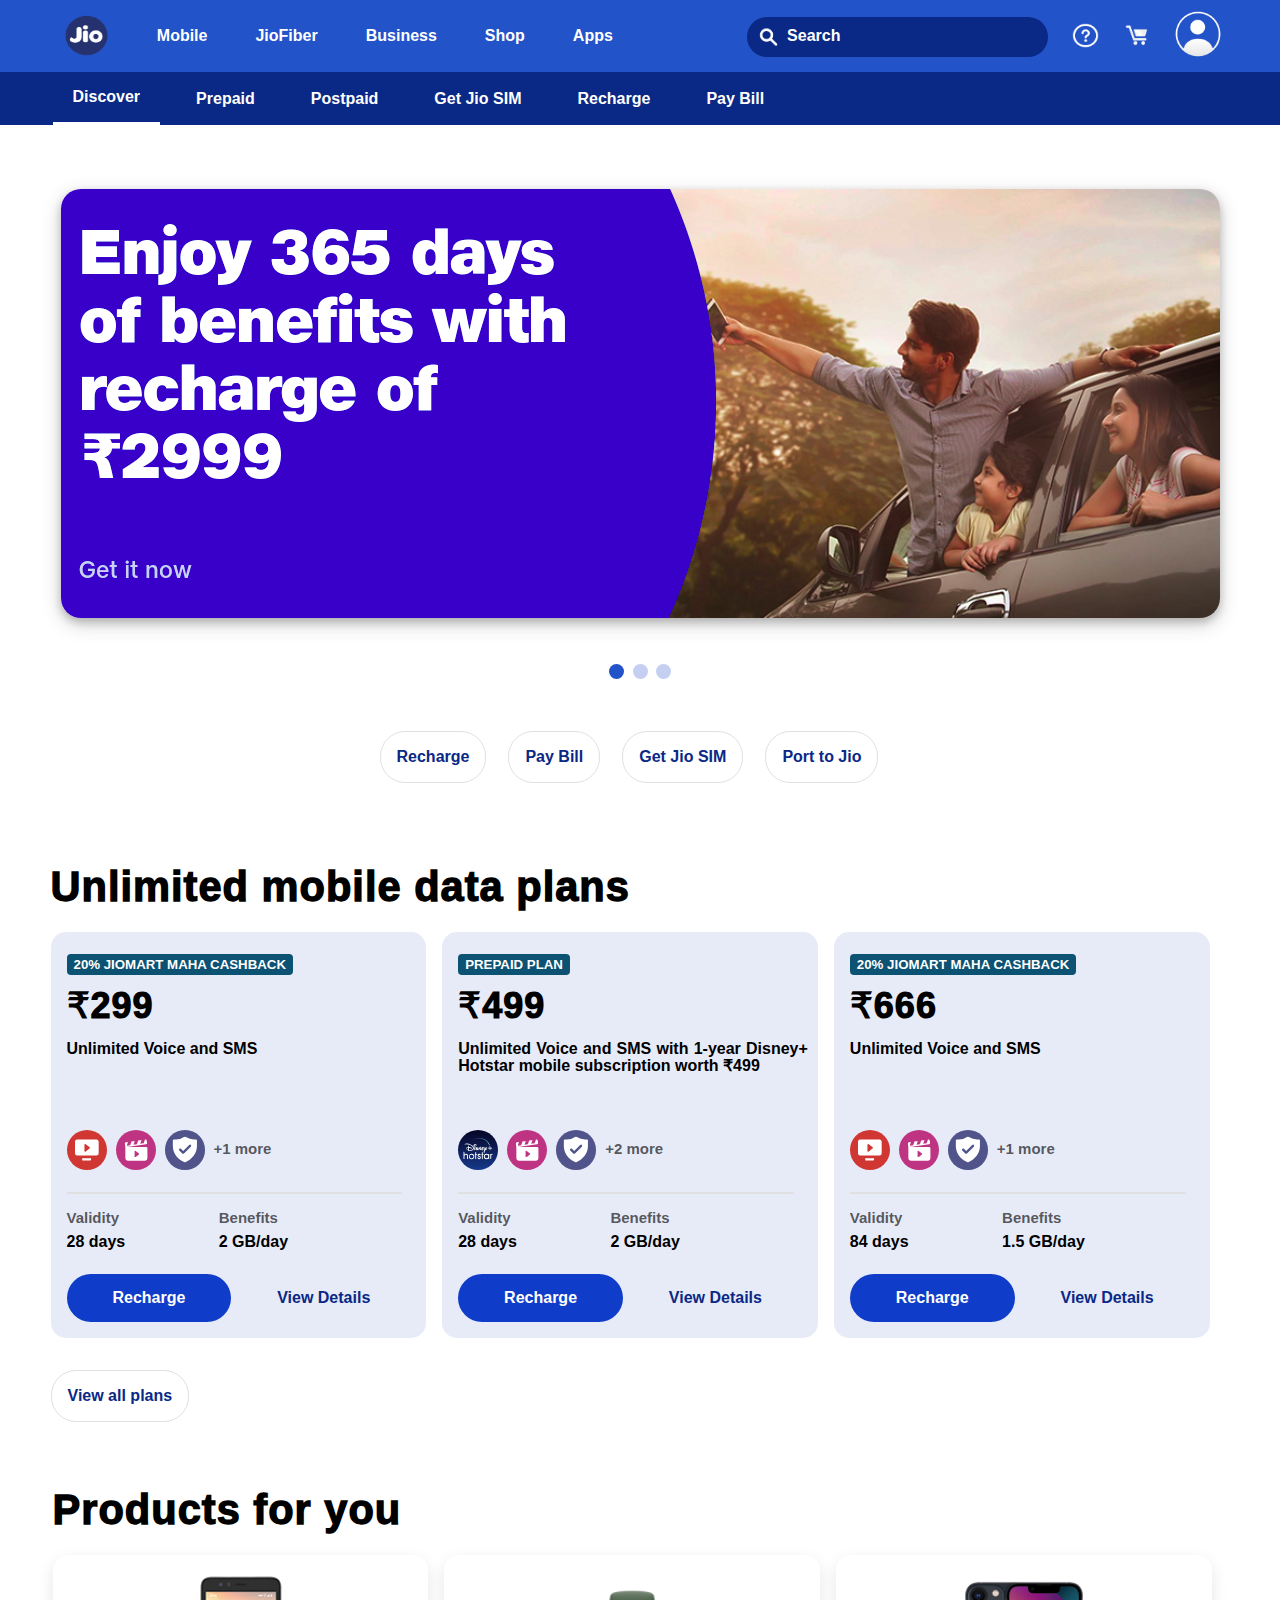
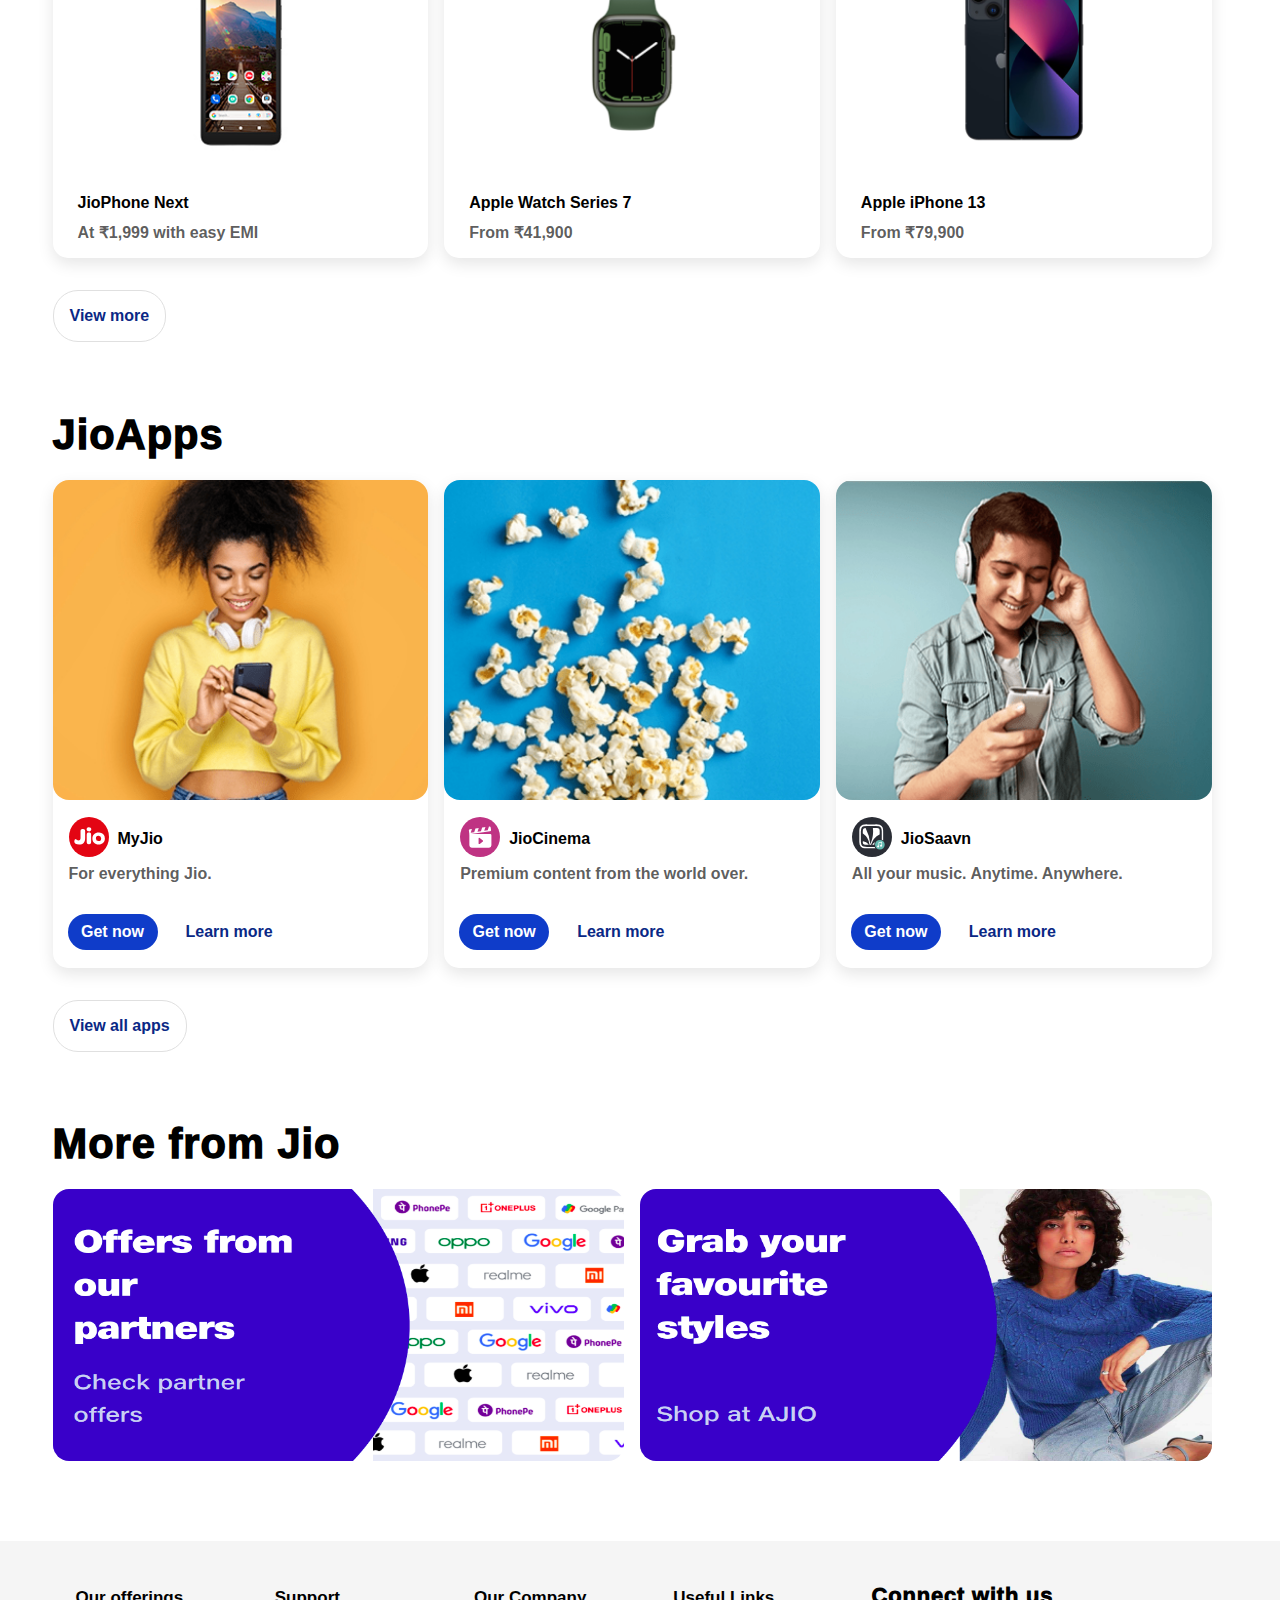
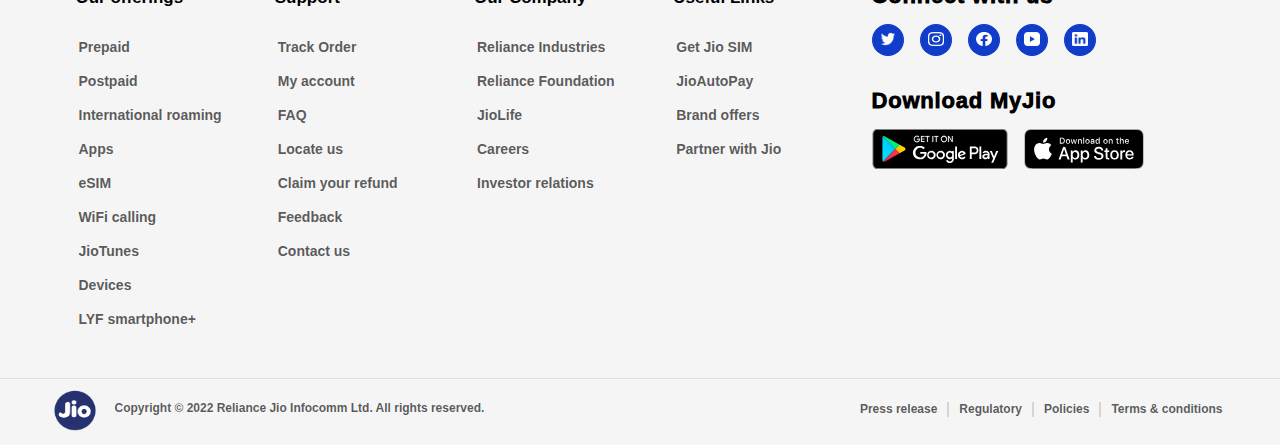
<file: index.html>
<!DOCTYPE html>
<html lang="en">
<head>
    <meta charset="UTF-8">
    <meta http-equiv="X-UA-Compatible" content="IE=edge">
    <meta name="viewport" content="width=device-width, initial-scale=1.0">
    <link rel="icon" type="image/x-icon" href="/images/favicon1.ico">
    <title>Jio - Best Prepaid & Postpaid Plans, JioFiber, Apps & More</title>
    <link rel="stylesheet" href="style.css">
    <link rel="stylesheet" href="media.css">
    <script src="jioProject.js" defer></script>
</head>

<body id="Body">

<!-- offCanvas Sidebar -->
<section id='offCanvasSection' class="offCanvas show">
    <div class="offCanvasContainer">
        <div class="offCanvasButtons">
            <button id='plusBtn1' class="plusBtn">Mobile <span>
                <div class="plusContainer">
                    <div class="plus">
                        <div class="plus1"></div>
                        <div id='plusChildBtn1' class="plus2"></div>
                    </div>
                    
                </div>
            </span></button>
                <div id="mobileCont1" class="mobileCont">
                    <div class="MobileContainer">
                        <a href="#discover">Discover</a>
                        <a href="#prepaid">Prepaid</a>
                        <a href="#postpaid">Postpaid</a>
                        <a href="#getjiosim">Get Jio SIM</a>
                        <a href="#recharge">Recharge</a>
                        <a href="#paybill">Pay Bill</a>
                    </div>
                </div>
            <button id='plusBtn2' class="plusBtn">JioFiber <span>
                <div class="plusContainer">
                    <div class="plus">
                        <div class="plus1"></div>
                        <div id='plusChildBtn2' class="plus2"></div>
                    </div>
                    
                </div>
            </span></button>
            <div id="mobileCont2" class="mobileCont">
                <div class="MobileContainer">
                    <a href="#discover">Discover</a>
                    <a href="#prepaid">Prepaid</a>
                    <a href="#postpaid">Postpaid</a>
                    <a href="#getjiofiber">Get JioFiber</a>
                    <a href="#recharge">Recharge</a>
                    <a href="#paybill">Pay Bill</a>
                    <a href="#services">Services</a>
                </div>
            </div>
            <button id='plusBtn3' class="plusBtn">Business <span>
                <div class="plusContainer">
                    <div class="plus">
                        <div class="plus1"></div>
                        <div id='plusChildBtn3' class="plus2"></div>
                    </div>
                </div>
            </span></button>
            <div id="mobileCont3" class="mobileCont">
                <div class="MobileContainer">
                    <a href="#discover">Discover</a>
                    <a href="#jiobusinessSolution">JioBusiness solution</a>
                    <a href="#services">Services</a>
                    <a href="#enquire">Enquire</a>
                    <a href="#resources">Resources</a>
                    <a href="#contactUs">Contact Us</a>
                </div>
            </div>
            <button id='plusBtn4' class="plusBtn">Shop <span>
                <div class="plusContainer">
                    <div class="plus">
                        <div class="plus1"></div>
                        <div id='plusChildBtn4' class="plus2"></div>
                    </div>
                    
                </div>
            </span></button>
            <div id="mobileCont4" class="mobileCont">
                <div class="MobileContainer">
                    <a href="#smartphone">Smartphone</a>
                    <a href="#smartDevices">Smart Devices</a>
                    <a href="#acessories">Acessories</a>
                </div>
            </div>
            <button class="plusBtn">Apps</button>
            <button class="plusBtn">Support</button>
        </div>
        
        
    </div>
</section>

<section id='navigationBar' class="sticky hideXScroll">
        <div id='menuBarId' class="menuBar">
            <div class="menuContainer">
                <div class="menuBarLeft">
                    <button id='hamburgerBtn' class='hamburger show'>
                        <div id='ham1'></div>
                        <div id='ham2'></div>
                        <div id='ham3'></div>
                    </button>
                    <img class="jioLogo" src="images/jioLogo.png" alt="jioLogo">
                    <a class='hide' href="#mobile">Mobile</a>
                    <a class='hide' href="#jiofiber">JioFiber</a>
                    <a class='hide' href="#business">Business</a>
                    <a class='hide' href="#shop">Shop</a>
                    <a class='hide' href="#apps">Apps</a> 
                </div>
                <div class="menuBarRight">
                    <form>
                        <input type="text" name="search" placeholder="Search">
                    </form>
                    <a class="hide" href="#question"><img class="questCartIcon" src="images/question_icon.png" alt="question_icon"></a>
                    <a class="hide" href="#cart"><img class="questCartIcon" src="images/cart.png" alt="cart_icon"></a>
                    <a href="#user"><img id="userIcon" src="images/user_icons.png" alt="user_icon"></a>
                </div>        
            </div>  
        </div>
        <div class="navigation hide">
            <div class="navContainer">
                <div class="navMenu">
                    <a href="#discover" class="activeBottomBorder">Discover</a>
                    <a href="#prepaid">Prepaid</a>
                    <a href="#postpaid">Postpaid</a>
                    <a href="#getJioSim">Get Jio SIM</a>
                    <a href="#recharge">Recharge</a>
                    <a href="#payBill">Pay Bill</a>
                </div>      
            </div>
        </div>
</section>

<!-- Slideshow container -->
<section id="slideShow">
    <div class="slideshowContainer">

        <div class="mySlides fade">
            <img class='hideImg' src="images/365days.png" style="width:100%" alt="republic">
            <img class='hideRespImg showRespImg' src="images/365_resp.png" style="width:100%" alt="republic">
        </div>
    
        <div class="mySlides fade">
            <img class='hideImg' src="images/jiophoneNext.png" style="width:100%" alt="jiophone">
            <img class='hideRespImg showRespImg' src="images/jiophone_resp.png" style="width:100%" alt="jiophone">
        </div>
    
        <div class="mySlides fade">
            <img class='hideImg' src="images/cashback.png" style="width:100%" alt="cashback">
            <img class='hideRespImg showRespImg' src="images/cashback_resp.png" style="width:100%" alt="cashback">
        </div>
    </div>
</section>


<br>
<!-- The dots/circles -->
<div style="text-align: center;">
    <span class="dot" onclick="currentSlide(1)"></span>
    <span class="dot" onclick="currentSlide(2)"></span>
    <span class="dot" onclick="currentSlide(3)"></span>   
</div>

<div class="serviceButtons">
    <div class="serviceContainer">
        <button class='serviceBtn'>Recharge</button>
        <button class='serviceBtn'>Pay Bill</button>
        <button class='serviceBtn'>Get Jio SIM</button>
        <button class='serviceBtn'>Port to Jio</button>
    </div>
</div>


<!-- mobile data plans container -->
<section class="Plans">
    <div class="plansContainer">
        <div class="PlansContent">
            <h3 id='plansContainerHeading'>Unlimited mobile data plans</h3>
            <div class="planCardContainer">
                <div class="planCard">
                    <div class="detailsContainer">
                        <h5 class="planName planNameChange">20% JIOMART MAHA CASHBACK</h5>
                        <h1 class="rupee"><span>&#8377</span>299</h1>
                        <h3 class="textFormat">Unlimited Voice and SMS</h3>
                        <div class="apps">
                            <img src="images/jiotv-n.svg" alt="jioTvApp">
                            <img src="images/jiocinema-n.svg" alt="jioCinemaApp">
                            <img src="images/jiosecurity-n.svg" alt="jioSecureApp">
                            <span>+1 more</span>
                        </div>
                        <div class="lineBorder"> 
                        </div>
                        <div class="validityBenefits">
                            <div class="validity">
                                <h3 id='val'>Validity</h3>
                                <h3 id='day'>28 days</h3>
                            </div>
                            <div class="benefits">
                                <h3 id='ben'>Benefits</h3>
                                <h3 id='perDay'>2 GB/day</h3>
                            </div>
                        </div>
                        <div class="planBtnContainer">
                            <button>Recharge</button>
                            <a href="#viewDetails">View Details</a>
                        </div>
                    </div>
                </div>
                <div class="planCard">
                    <div class="detailsContainer paddingTop">
                        <h5 class="planName">PREPAID PLAN</h5>
                        <h1 class="rupee"><span>&#8377</span>499</h1>
                        <h3 class="textFormat">Unlimited Voice and SMS with 1-year Disney+ Hotstar mobile subscription worth ₹499</h3>
                        <div class="apps">
                            <img src="images/ic_dph-n.svg" alt="jioTvApp">
                            <img src="images/jiocinema-n.svg" alt="jioCinemaApp">
                            <img src="images/jiosecurity-n.svg" alt="jioSecureApp">
                            <span>+2 more</span>
                        </div>
                        <div class="lineBorder"> 
                        </div>
                        <div class="validityBenefits">
                            <div class="validity">
                                <h3 id='val'>Validity</h3>
                                <h3 id='day'>28 days</h3>
                            </div>
                            <div class="benefits">
                                <h3 id='ben'>Benefits</h3>
                                <h3 id='perDay'>2 GB/day</h3>
                            </div>
                        </div>
                        <div class="planBtnContainer">
                            <button>Recharge</button>
                            <a href="#viewDetails">View Details</a>
                        </div>
                    </div>
                </div>
                <div class="planCard">
                    <div class="detailsContainer">
                        <h5 class="planName planNameChange">20% JIOMART MAHA CASHBACK</h5>
                        <h1 class="rupee"><span>&#8377</span>666</h1>
                        <h3 class="textFormat">Unlimited Voice and SMS</h3>
                        <div class="apps">
                            <img src="images/jiotv-n.svg" alt="jioTvApp">
                            <img src="images/jiocinema-n.svg" alt="jioCinemaApp">
                            <img src="images/jiosecurity-n.svg" alt="jioSecureApp">
                            <span>+1 more</span>
                        </div>
                        <div class="lineBorder"> 
                        </div>
                        <div class="validityBenefits">
                            <div class="validity">
                                <h3 id='val'>Validity</h3>
                                <h3 id='day'>84 days</h3>
                            </div>
                            <div class="benefits">
                                <h3 id='ben'>Benefits</h3>
                                <h3 id='perDay'>1.5 GB/day</h3>
                            </div>
                        </div>
                        <div class="planBtnContainer">
                            <button>Recharge</button>
                            <a href="#viewDetails">View Details</a>
                        </div>
                    </div>
                </div>  
            </div>
            <div class="viewAllPlan">
                <button class="serviceBtn">View all plans</button>
            </div> 
        </div>
    </div> 
</section> 
    
    
    <!-- Products for You -->
    <div class="Product">
        <div class="productContainer">
            <h3 id='productContainerHeading'>Products for you</h3>
            <div class="productCardContainer">
                <div class="productCard productCard1Change">
                    <img src="images/jiophone-next-n.png" alt="jioPhoneBuy">  
                    <div class="imageContent">
                        <h6 class="jioPhoneLabel">JioPhone Next</h6>
                        <h3 id="emi">At ₹1,999 with easy EMI</h3>
                    </div>
                </div>
                <div class="productCard productCard2Change">
                    <img src="images/watch-series-7-homepage (1).png" alt="appleWatch">
                    <div class="imageContent">
                        <h6 class="jioPhoneLabel">Apple Watch Series 7</h6>
                        <h3 id="emi">From ₹41,900</h3>
                    </div>
                    
                </div>
                <div class="productCard productCard3Change">
                    <img src="images/MicrosoftTeams-image (3).png" alt="iphone"> 
                    <div class="imageContent">
                        <h6 class="jioPhoneLabel">Apple iPhone 13</h6>
                        <h3 id="emi">From ₹79,900</h3> 
                    </div>
                </div>  
            </div>
            <div>
                <button class="serviceBtn serviceBtnChange">View more</button>
            </div> 
        </div>
    </div>



<!-- info about jioApps -->
<div class="jioApps">
    <div class="productContainer JioAppsContainer">
        <h3 id='productContainerHeading'>JioApps</h3>
        <div class="productCardContainer">
            <div class="productCard jioAppsCardHeight">
            <img src="images/girlwatchingphone.png" alt="jioPhoneBuy">  
            <div class="imageContent">
                <div class="MyJioLogo">
                  <img src="images/myjio-n.svg" alt="myJioLogo"> 
                  <h1 class="jioPhoneLabel myJioLabel">MyJio</h1> 
                </div>
                <h3 id="myJioLabelDetails">For everything Jio.</h3>
                <div class="appBtn">
                        <button>Get now</button>
                        <a href="#learnMore">Learn more</a>
                </div>
    
            </div>
            </div>
            <div class="productCard jioAppsCardHeight">
                <img src="images/popcorn.png" alt="appleWatch">
                <div class="imageContent">
                    <div class="MyJioLogo">
                        <img src="images/jiocinema-n.svg" alt="myJioLogo"> 
                        <h1 class="jioPhoneLabel myJioLabel">JioCinema</h1> 
                      </div>
                      <h3 id="myJioLabelDetails">Premium content from the world over.</h3>
                      <div class="appBtn">
                              <button>Get now</button>
                              <a href="#learnMore">Learn more</a>
                      </div>
                </div>   
            </div>
            <div class="productCard jioAppsCardHeight">
                <img src="images/jiosaavn-app-min.png" alt="iphone"> 
                <div class="imageContent">
                    <div class="MyJioLogo">
                      <img src="images/jiosaavn-n.svg" alt="myJioLogo"> 
                      <h1 class="jioPhoneLabel myJioLabel">JioSaavn</h1> 
                    </div>
                    <h3 id="myJioLabelDetails">All your music. Anytime. Anywhere.</h3>
                    <div class="appBtn">
                            <button>Get now</button>
                            <a href="#learnMore">Learn more</a>
                    </div>
                </div>
            </div>  
        </div>
        <div>
            <button class="serviceBtn serviceBtnChange">View all apps</button>
        </div> 
    </div>
</div>


<!-- More from Jio -->
<div class="MoreJio">
    <div class="productContainer JioAppsContainer moreFromJioConatiner">
        <h3 id='productContainerHeading'>More from Jio</h3>
        <div class="productCardContainer">
            <div class="productCard moreAppPartnerImage">
                <img src="images/partnersImage.png" alt="partners">
            </div>
            <div class="productCard moreAppStyleImage">
                <img src="images/style.png" alt="styleImage">
            </div>
            
        </div>
    </div>
</div>


<!-- contact container -->
<div class="contactContainer">
    <div class="contactDetailsContainer contactDetailsContainerChange">
        <div class="lists hide">
            <h1>Our offerings</h1>
            <a href="#prepaidService">Prepaid</a>
            <a href="#postpaidService">Postpaid</a>
            <a href="#roamingService">International roaming</a>
            <a href="#appsService">Apps</a>
            <a href="#esimService">eSIM</a>
            <a href="#wificallingService">WiFi calling</a>
            <a href="#jioTunesService">JioTunes</a>
            <a href="#DevicesService">Devices</a>
            <a href="#lyfService">LYF smartphone+</a>
        </div>
        <div class="lists hide">
            <h1>Support</h1>
            <a href="#trackOrderService">Track Order</a>
            <a href="#myAccountService">My account</a>
            <a href="#faqService">FAQ</a>
            <a href="#locateUsService">Locate us</a>
            <a href="#refundService">Claim your refund</a>
            <a href="#feedbackService">Feedback</a>
            <a href="#contactUsService">Contact us</a>
        </div>
        <div class="lists hide">
            <h1>Our Company</h1>
            <a href="#industriesService">Reliance Industries</a>
            <a href="#foundationService">Reliance Foundation</a>
            <a href="#jioLifeService">JioLife</a>
            <a href="#CareersService">Careers</a>
            <a href="#investorsService">Investor relations</a>
        </div>
        <div class="lists hide">
            <h1>Useful Links</h1>
            <a href="#getSimService">Get Jio SIM</a>
            <a href="#jioPayService">JioAutoPay</a>
            <a href="#brandOffersService">Brand offers</a>
            <a href="#partnersJioService">Partner with Jio</a>
        </div>

        <div class="listsChange show">
            <div class="offCanvasButtons offCanvasButtonsChange">
                <button id='plusBtn5' class="plusBtn plusBtnChange">Our offerings<span>
                    <div class="plusContainer">
                        <div class="plus">
                            <div class="plus1"></div>
                            <div id='plusChildBtn5' class="plus2"></div>
                        </div>
                    </div>
                </span></button>
                <div id="offerings" class="listAllContainers">
                    <div class="listContainer">
                        <a href="#prepaidService">Prepaid</a>
                        <a href="#postpaidService">Postpaid</a>
                        <a href="#roamingService">International roaming</a>
                        <a href="#appsService">Apps</a>
                        <a href="#esimService">eSIM</a>
                        <a href="#wificallingService">WiFi calling</a>
                        <a href="#jioTunesService">JioTunes</a>
                        <a href="#DevicesService">Devices</a>
                        <a href="#lyfService">LYF smartphone+</a>
                    </div>
                </div>
                <button id='plusBtn6' class="plusBtn plusBtnChange">Support<span>
                    <div class="plusContainer">
                        <div class="plus">
                            <div class="plus1"></div>
                            <div id='plusChildBtn6' class="plus2"></div>
                        </div>
                    </div>
                </span></button>
                <div id="support" class="listAllContainers">
                    <div class="listContainer">
                        <a href="#trackOrderService">Track Order</a>
                        <a href="#myAccountService">My account</a>
                        <a href="#faqService">FAQ</a>
                        <a href="#locateUsService">Locate us</a>
                        <a href="#refundService">Claim your refund</a>
                        <a href="#feedbackService">Feedback</a>
                        <a href="#contactUsService">Contact us</a>
                    </div>
                </div>
                <button id='plusBtn7' class="plusBtn plusBtnChange">Our Company<span>
                    <div class="plusContainer">
                        <div class="plus">
                            <div class="plus1"></div>
                            <div id='plusChildBtn7' class="plus2"></div>
                        </div>
                    </div>
                </span></button>
                <div id="ourCompany" class="listAllContainers">
                    <div class="listContainer">
                        <a href="#industriesService">Reliance Industries</a>
                        <a href="#foundationService">Reliance Foundation</a>
                        <a href="#jioLifeService">JioLife</a>
                        <a href="#CareersService">Careers</a>
                        <a href="#investorsService">Investor relations</a>
                    </div>
                </div>
                <button id='plusBtn8' class="plusBtn plusBtnChange">Useful links<span>
                    <div class="plusContainer">
                        <div class="plus">
                            <div class="plus1"></div>
                            <div id='plusChildBtn8' class="plus2"></div>
                        </div>
                    </div>
                </span></button>
                <div id="usefulLinks" class="listAllContainers">
                    <div class="listContainer">
                        <a href="#getSimService">Get Jio SIM</a>
                        <a href="#jioPayService">JioAutoPay</a>
                        <a href="#brandOffersService">Brand offers</a>
                        <a href="#partnersJioService">Partner with Jio</a>
                    </div>
                </div>
            </div>
        </div>

        <div class="connectContainer connectContainerChange">
            <h1>Connect with us</h1>
            <div class="socialMedia">
                <div class="blueCircle">
                   <img src="images/twitter logo.png" " alt=""> 
                </div>
                <div class="blueCircle">
                    <img src="images/logo-instagram-png-41284.png" alt="">
                </div>                    
                <div class="blueCircle">
                   <img src="images/facebookLogo.png" alt=""> 
                </div>
                <div class="blueCircle">
                    <img src="images/youtubeLogo.png" alt="">
                </div>
                <div class="blueCircle">
                    <img src="images/linkinlogo.png" alt="">
                </div>
            </div>
            <h1>Download MyJio</h1>
            <div class="appStore">
                <img src="images/G-Play.svg" alt="playstoreImg">
                <img src="images/AppStore.svg" alt="appstoreImg">
            </div>
        </div>
    </div>
</div>

<!-- footer container -->

<section class="footerContainer">
    <div class="footerCenter">
        <div class="footerContent">
            <div class="footerLeft">
                <img class="jioLogo" src="images/jioLogo.png" alt="jioLogo">
                <h1>Copyright © 2022 Reliance Jio Infocomm Ltd. All rights reserved.</h1>
            </div>
            <div class="footerRight">
                <a href="#pressRelease">Press release</a>
                <div class="verticalLine"></div>
                <a href="#regulatory">Regulatory</a>
                <div class="verticalLine"></div>
                <a href="#policies">Policies</a>
                <div class="verticalLine"></div>
                <a href="#TermsConditions">Terms & conditions</a>
            </div>
        </div>
    </div>
</section>
</body>
</html>
</file>
<file: style.css>
* {
    box-sizing: border-box;
}
  
/* Style the body */
body {
    font-family: 'Arial';
    margin: 0;   
}

.sticky{
    overflow-x: hidden;
    position: -webkit-sticky;
    position: sticky;
    top: 0;
    z-index: 10;
    transition: top 0.3s;
}

.menuBar{
    background-color: #2253C9;
    height: 4.5em;
    width: 100%;
    display: flex;
    justify-content: center;
    align-items: center;

}

.menuContainer {
    display: flex;
    flex-direction: row;
    justify-content: space-between;
    width: 1175px;
    height: 4.5em;
    margin: 0px 58px;
}



.menuBarLeft {
    width: 35em;
    display: flex;
    justify-content: left;
    align-self: center;
    margin-right: 14px;
    margin-left: 6px;
}

.hamburger{
    text-decoration: none;
    background-color: transparent;
    border: none;
    border-radius: 50%;
    position: relative;
    width: 44px;
    padding: 13px 13px 8px 13px;
    display: none;
    cursor: pointer;
    transition: background-color 0.2s ease-in-out;
}

.hamburger div{
    position: relative;
    width: 18px;
    margin-bottom: 4px;
    border-bottom: 2px solid white;
    transition: transform 0.2s ease-in-out;
}

.jioLogo {
    width: 2.8em;
    height: 2.8em;
}

.menuBarLeft a {
    align-self: center;
    margin-left: 3rem;
    text-decoration: none;
    color: white;
    font-weight: 700;
}

.menuBarLeft a:hover {
    color: #becefb;
}

.menuBarRight {
    width: 100%;
    display: flex;
    flex-direction: row;
    justify-content: right;
    align-self: center;
}

.menuBarRight form{
    width: 50.5%;
}

.menuBarRight input[type=text] {
    background-color: #0a2885;
    color: white;
    border: none;
    border-radius: 2em;
    font-weight: 500;
    padding: 10px 0px 10px 0px;
    width: 100%;
    min-width: 200px;
    height: 3em;
    background-image: url(images/searchIcons.png);
    background-position: 6px 10px;
    background-repeat: no-repeat;
    background-size: 31px 20px;
    padding-left: 3em;
    outline: none;
    margin-top: 0.5em;
}

.menuBarRight input[type=text]:hover{
    background-color: #061951;
}    

::placeholder{
    color: white;
    font-size: 1.2em;
    font-weight: 700;
}

.menuBarRight a{
    margin-left: 1.5em;
}

.questCartIcon  {
    width: 1.7em;
    height: 1.6em;
    margin-top: 0.8em;
    
}

#userIcon {
    width: 3em;
    height: 3em;
}

.menuBarRight a img:hover {
    background-color: #0a2885;
    background-size: 200px 200px;
    border-radius: 48%;
}

.navigation{
    height: 3.3em;
    background-color: #0a2885;
    margin-bottom: 4em;
}

.navContainer{ 
    padding: 0px 48px;
}

.navMenu{
    width: 1175px;
    display: flex;
    justify-content: left;
    align-items: center;
    margin: auto;
}

.navMenu a {
    height: 100%;
    color: white;
    padding: 16px 20px;
    text-decoration: none;
    text-align: center;
    font-weight: 700;
    margin-right: 1em;
}

.activeBottomBorder{
    color: #becefb;
    border-bottom-style: solid ;
    border-color: white;
    border-width: 3px;    
}

.navMenu a:hover:not(.active){
    color: #becefb;
    border-bottom-style: solid ;
    border-color: white;
}

/* offCanvas Sidebar */

.offCanvas{
    position: fixed;
    top: 72px;
    width: 0px;
    height: 100%;
    background-color: white;
    z-index: 10;
    opacity: 0;
    transition: width 0.4s, opacity 0.5s;
    display: none;
}

.offCanvasContainer{
    position: absolute;
    margin-top: 6px;
    top: 10px;
    height: 90vh;
    overflow-y: auto;
    width: 100%;
    background-color: white;
}

.offCanvasButtons{
    display: flex;
    flex-direction: column;
    justify-content: center;
    align-items: center;
}

.plusBtn{
    border: none;
    display: flex;
    flex-direction: row;
    justify-content: space-between;
    align-items: center;
    background-color: transparent;
    width: 370px;
    height: 50px;
    margin: 8px 0px;
    text-align: left;
    font-size: 16px;
    font-weight: bold;
    border-bottom: 1.5px solid #e0e0e0;  
    padding: 0px 0px 4px 0px;
    cursor: pointer;
}

/* .offCanvasButtons */

.plusContainer{
    width: 46px;
    height: 46px;
    border-radius: 50%;
}

.plusContainer:hover{
    background-color: #e7ebf8;
}

.plus{
    position: relative;
    top: 14px;
    left: 14px;
    width: 18px;
    height: 18px;
    
}

.plus1{
    position: absolute;
    top: 7px;
    width: 18px;
    border-bottom: 2px solid #0A2885;
}

.plus2{
    position: absolute;
    top: 7px;
    transform: rotate(90deg);
    width: 18px;
    border-bottom: 2px solid #0A2885;
}

.mobileCont{
    width: 370px;
    height: 0px;
    overflow-y: hidden;
    position: relative;
    z-index: 1;
    transition: height 0.5s;
}

.MobileContainer{
    display: flex;
    flex-direction: column;
}

.MobileContainer a{
    width: 100%;
    color:  #000000;
    text-decoration: none;
    height: 50px;
    text-align: left;
    font-size: 16px;
    font-weight: bold;
    margin: 4px 0px;
    padding: 16px 0px 0px 12px;
    cursor: pointer;
}

/* Slideshow container */

.slideShow{
    margin-top: 0px;
}

.slideshowContainer{
    display: flex;
    justify-content: center;
    align-items: center;
    max-width: 1275px;
    padding: 0px 48px;
    margin: auto;
    position: relative;
    margin-bottom: 1.5em;
}


/* Hide the images by default */
.mySlides{
    display: none;
}

.hideRespImg{
    display: none;
}

.mySlides img{
    border-radius: 20px;
    box-shadow: 0 4px 8px 0 rgba(0, 0, 0, 0.2), 0 6px 20px 0 rgba(0, 0, 0, 0.19);
}

.dot{
    cursor: pointer;
    height: 15px;
    width: 15px;
    margin: 0px 2px;
    background-color: #C4CFF2;
    border-radius: 50%;
    display: inline-block;
    transition: background-color 0.6s ease;
}

.active, .dot:hover {
    background-color: #2253C9;
}

/* Fading animation */
.fade {
    -webkit-animation-name: fade;
    -webkit-animation-duration: 1.2s;
    animation-name: fade;
    animation-duration: 1.2s;
}
  
  @-webkit-keyframes fade {
    from {opacity: 0}
    to {opacity: 1}
  }
  
  @keyframes fade {
    from {opacity: 0}
    to {opacity: 1}
  }

.serviceButtons{
    display: flex;
    justify-content: center;
    align-items: center;
}

.serviceContainer{
    display: flex;
    flex-direction: row;
    justify-content: center;
    width: 570px;
    margin-top: 3em;
    margin-bottom: 2.5em;
}

.serviceBtn{
    border: none;
    cursor: pointer;
    width: fit-content;
    padding: 16px;
    margin-right: 22px;
    color: #0a2885;
    font-size: 16px;
    font-weight: 900;
    background-color: transparent;
    border: 1px solid #E0E0E0;
    border-radius: 25px;

}

.serviceBtn:hover{
    border-color: #0a2885;
}

/* mobile data plans */

.Plans{
    width: 100%;
}

.plansContainer {
    max-width: 1275px;
    margin: auto;
    padding: 0px 48px;
}

#plansContainerHeading{
    font-size: 2.6em;
    font-weight: 1000;
    letter-spacing: 1px;
    line-height: 1.1;
    margin-bottom: 22px;
    
}

.planCardContainer{
    max-width: 1175px;
    display: flex;
    flex-direction: row;
}

.planCard {
    width: 32%;
    height: 395px;
    background-color: #e7ebf8;
    justify-content: flex-start;
    align-items: center;
    margin-right: 16px;
    margin-bottom: 2em;
    border-radius: 15px; 
    height: auto;
    padding-bottom: 16px;
}

.detailsContainer{
    display: flex;
    flex-direction: column;
    margin-left: 16px;
    padding-right: 10px;
}

.planName{
    background-color: #0C5273;
    color: white;
    font-weight: bold;
    width: fit-content;
    text-align: left;
    padding: 3px 7px;
    border-radius: 4px;
    height: auto;
}

.rupee{
    margin-top: -12px;
    font-size: 36px;
    font-weight: 1000;
    letter-spacing: 1px;
}

.textFormat{
    margin-top: -12px;
    font-size: 16px;
    font-weight: bold;
    line-height: 1.1;
    height: 74px;
    text-align: justify;
}

.apps {
    display: flex;
    flex-direction: row;
}

.apps img{
    width: 40px;
    height: 40px;
    margin-right: 9px;
}

.apps span{
    text-align: center;
    justify-content: center;
    margin-top: 10px;
    font-size: 15px;
    font-weight: 600;
    color: rgba(0, 0, 0, 0.65);
}

.lineBorder{
    background-color: #E0E0E0;
    height: 2px;
    margin-top: 22px;
    width: 96%
}

.validityBenefits{
    display: flex;
    flex-direction: row;
    width: 69%;
    justify-content: space-between;
    height: 70px;
}

.validity {
    width: 72px;
}

.validity #val{
    text-align: left;
    font-size: 15px;
    font-weight: 600;
    color: rgba(0, 0, 0, 0.65);
}

.validity #day{
    width: 64px;
    font-size: 16px;
    font-weight: bold;
    line-height: 1.1;
    margin-top: -8px;
}

.benefits{
    width: 89px;
    margin-left: 10px;
}

.benefits #ben{
    text-align: left;
    font-size: 15px;
    font-weight: 600;
    color: rgba(0, 0, 0, 0.65);
}

.benefits #perDay{
    width: 85px;
    font-size: 16px;
    font-weight: bold;
    margin-top: -8px;
}

.planBtnContainer{
    width: 100%;
    display: flex;
    flex-direction: row;
    margin-top: 10px;
}

.planBtnContainer button{
    width: 10.3em;
    min-width: 2em;
    border: none;
    cursor: pointer;
    padding: 15px 19px;
    color: white;
    font-size: 16px;
    font-weight: 900;
    background-color: #0F3CC9;
    border-radius: 25px;
}

.planBtnContainer button:hover{
    background-color: #0a2885;
}

.planBtnContainer a{
    width: 96px;
    text-decoration: none;
    color: #0A2885;
    font-size: 16px;
    font-weight: 900;
    text-align: center;
    margin: auto;
}

.viewAllPlan{
    margin-bottom: 1.5em;
}

.Product{
    display: flex;
    justify-content: center;
    align-items: center;
}

.productContainer {
    display: flex;
    flex-direction: column;
    max-width: 1175px;
    margin: 0px 48px;
    
}

.productContainer #productContainerHeading{
    font-size: 2.6em;
    font-weight: 1000;
    letter-spacing: 1px;
    line-height: 1.1;
    margin-bottom: 22px;
}

.productCardContainer{
    display: flex;
    flex-direction: row;
    width: 100%;
}

.productCard {
    background-color: white;
    justify-content: flex-start;
    align-items: center;
    margin-right: 16px;
    margin-bottom: 2em;
    border-radius: 15px; 
    box-shadow: 0 4px 4px 0 rgba(0, 0, 0, 0), 0 6px 16px 0 rgba(0, 0, 0, 0.1);
    cursor: pointer;
}

.jioApps{
    display: flex;
    justify-content: center;
    align-items: center;
}

.productCard img{
    width: 100%;
}

.imageContent{
    margin-left: 25px;
}

.productCard #emi{
    margin-top: -48px;
    font-size: 16px;
    font-weight: 600;
    color: rgba(0, 0, 0, 0.65);
}

.jioPhoneLabel{
    margin-top: 23px;
    font-size: 16px;
    font-weight: bold;
    line-height: 1.1;
    height: 2.5em;
}

.JioAppsContainer{
    margin-top: 28px;
    width: 1175px;
}

.jioAppsCardHeight {
    padding-bottom: 18px;
    width: 100%;
    cursor: auto;
}

.productCard img{
    border-radius: 16px;
}

.MyJioLogo{
    display: flex;
    flex-direction: row;
    margin-top: 13px;
    margin-left: -9px;
}

.MyJioLogo img{
    width: 40px;
    height: 40px;
}

.myJioLabel{
    margin-top: 13px;
    margin-left: 9px;
}

#myJioLabelDetails{
    margin-top: -16px;
    margin-left: -9px;
    margin-bottom: 28px;
    font-size: 16px;
    font-weight: 600;
    height: 21px;
    color: rgba(0, 0, 0, 0.65);
}

.appBtn{
    display: flex;
    flex-direction: row;
    width: 100%;
    margin-left: -10px;
    justify-content: space-between;
}

.appBtn button{
    border: none;
    cursor: pointer;
    padding: 8px;
    color: white;
    font-size: 16px;
    font-weight: 900;
    background-color: #0F3CC9;
    border-radius: 25px;
    width: 90px;
    height: 36px;
    padding: 0px 4px;
}

.appBtn button:hover{
    background-color: #0a2885;
}

.appBtn a {
    text-decoration: none;
    color: #0A2885;
    font-size: 16px;
    font-weight: 900;
    margin: auto;
    margin-left: 28px;
}

.MoreJio{
    display: flex;
    justify-content: center;
    align-items: center;
}

.moreFromJioConatiner{
    margin-bottom: 48px;
}


.moreAppPartnerImage img{
    width: 100%;
    height: 100%;  
}

.moreAppPartnerImage{
    width: 50%;
    height: 17em;
    box-shadow: none;
}

.moreAppStyleImage img{
    width: 100%;
    height: 100%;  
}

.moreAppStyleImage{
    width: 50%;
    height: 17em;
    box-shadow: none;
}



.contactContainer{
    width: 100%;
    height: auto;
    background-color: #F5F5F5;
}

.contactDetailsContainer{
    max-width: 1175px;
    height: 100%;
    margin: auto;
    display: flex;
    flex-direction: row;
    padding-bottom: 42px;
}

.listsChange{
    width: 100%;
    height: auto;
}

.lists{
    width: 15%;
    height: 90%;
    display: flex;
    flex-direction: column;
    margin-top: 35px;
    margin-left: 23px;
}

.listsChange{
    display: none;
}

.lists h1{
    font-size: 17px;
    font-weight: bold;
    margin-bottom: 22px;
}

.lists a{
    text-decoration:  none;
    color: #000000A6;
    padding: 9px 3px;
    font-size: 14px;
    font-weight: bold;
}

.lists a:hover{
    background-color: #e0e0e0;
}

.listAllContainers{
    width: 100%;
    height: 0px;
    overflow-y: hidden;
    position: relative;
    transition: height 0.5s;
}

.listContainer{
    display: flex;
    flex-direction: column;
    padding: 16px 0px;
}

.listContainer a{
    width: 100%;
    color:  #000000;
    text-decoration: none;
    height: 25px;
    text-align: left;
    font-size: 16px;
    font-weight: bold;
    margin: 4px 0px;
    padding-left: 16px;
    cursor: pointer;
}



.connectContainer{
 display: flex;
 flex-direction: column;
 height: 90%;
 margin-top: 27px;
 margin-left: 22px;
}

.connectContainer h1{
    font-size: 22px;
    font-weight: 1000;
    letter-spacing: 0.8px;
}

.socialMedia{
    display: flex;
    flex-direction: row;
    margin-bottom: 18px;
}

.blueCircle{
    background-color: #0F3CC9;
    width: 32px;
    height: 32px;
    margin-right: 16px;
    padding: 8px;
    border-radius: 50%;
    text-align: center;
    cursor: pointer;
}

.blueCircle:hover{
    background-color: #0a2885;
}


.blueCircle img{
    width: 16px; 
    height: 14px;
}

.appStore img{
    margin-right: 12px;
}


/* List Change */

.listsChange{
    width: 93%;
    margin: auto;
}

.plusBtnChange{
    width: 100%;
    color: #141414;
}




/* footer container */

.footerCenter{  
    display: flex;
    width: 100%;
    background-color: #F5F5F5;
    height: auto;
    border-top: 1px solid #e0e0e0;  
    justify-content: center;
    align-items: center;
}

.footerContent{
    display: flex;
    width: 1175px;
    flex-direction: row;
    justify-content: space-between;
    margin: 0px 48px; 
    margin-bottom: 12px;
}

.footerLeft{
    display: inline;
    width: 28em;
    margin-top: 10px;   
}

.footerLeft img{
    float: left;
}

.footerLeft h1{
    color: #000000A6;
    font-size: 12px;
    padding: 4px 0px;
    font-weight: bold;
    margin-left: 62px;
}

.footerRight{
    display: flex;
    flex-direction: row;
    width: 388px;
    margin-top: 8px;
    justify-content: right;
    align-self: center;
}

.footerRight a{
    float: right;
    text-decoration: none;
    color: #000000A6;
    font-size: 12px;
    font-weight: bold;
    margin-right: 5px;
    margin-left: 10px;
}

.footerRight a:hover{
    color: #0a2885;
}

.verticalLine{
    background-color: #000000A6;
    height: 15px;
    width: 2px;
    opacity: 0.2;
    margin-left: 5px;
    
}
</file>
<file: media.css>
/* media queries */

@media only screen and (max-width:991px){
    
    body{
        overflow-x: hidden;
    }

    .hide{
        display: none; 
    }

    .show{
        display: block;
    }

    .menuBar{
        margin-bottom: 1.5em;
        width: 100%; 
        
    }

    .menuBarRight input[type=text] {
        min-width: 112px;
    }

    .menuContainer{
        margin: auto;
        width: 100%;
    }

    .menuBarRight {
        width: 71%;
    }

    .menuBarRight form{
        width: 100%;
        padding-bottom: 6px
    }

    .menuBarRight a {
        margin-left: 1em;
        margin-right: 0.5em;
    }

    #userIcon {
    margin-left: 1px;
}

    .menuBarLeft {
        width: 6em;
    }

    .menuBarRight{
        margin-right: 12px;
    }

    .menuBarRight form {
        width: 282px;
    }

    #userIcon{
        margin-left: 1px;
    }

    .slideshowContainer{
        padding: 0px 16px;
    }

    .plansContainer{
        padding: 0px 10px 0px 10px;
    }

    #plansContainerHeading{
        padding-left: 24px;
    }

    
    .planBtnContainer a{
        margin-left: 4px;
    }
    .moreAppPartnerImage{
        width: 100%;
        height: auto;
    }
    .moreAppStyleImage {
        width: 100%;
        height: auto;
    }
    .contactDetailsContainerChange{
        flex-direction: column;
    }
    .connectContainerChange{
        width: 93%;
        margin: auto;
        margin-top: 42px;
    }

    .footerCenter{
        justify-content: left;
        align-items: left;
    }
    .footerContent{
        width: 96%;
        padding-left: 6px;
        margin: auto;
        flex-direction: column;
        margin-bottom: 22px;
    }
    .footerLeft{
        width: 100%;
        display: flex;
        flex-direction: column;
    }
    .footerLeft h1{
        margin-left: 0px;
    }
    .footerRight{
        justify-content: left;
        align-self: left;
        margin-top: 0px;
        width: 100%;
    }

    .footerRight a{
        margin: 0;
        width: fit-content;
        float: left;
    }
    .verticalLine{
        margin-right: 6px;
    }
}

@media only screen and (max-width:815px) and (min-width: 620px){
    .paddingTop{
        padding-top: 15px;
    }

    .productContainer{
        margin: 0px 0px 0px 16px;
    }

    .planNameChange{
        width: 135px;
    }
}

@media only screen  and (max-width: 690px) and (min-width: 620px)  {
    .apps img {
        width: 32px;
        height: 32px;
    }
    .planBtnContainer button {
        width: 7.3em;
        padding: 0;
    }
}

@media only screen  and (max-width: 619px){
    .hideImg{
        display: none;
    }

    .showRespImg{
        display: block;
    }
    
    #plansContainerHeading {
        padding-left: 3px;
        font-size: 2em;
    }
    .plansContainer{
        width: 94%;
    }
    .productContainer{
        margin: 0px 15px 0px 34px;
    }
    .productCardContainer{
        flex-wrap: wrap;
    }
    .productCard1Change{
        width: 100%;
    }
    .productCard2Change{
        width: 100%;
    }

    .productCard3Change{
        width: 100%;
    }

    .productContainer #productContainerHeading{
        font-size: 2em;
    }

    .planBtnContainer a {
        margin: auto;
    }
    
    .planCardContainer{
        flex-direction: column;
    }

    .planCard{
        width: 100%;
    }

    .textFormat {
        height: 56px;
    }

    .serviceContainer{
        flex-direction: column;
        margin-left: 27px;
        margin-right: 27px;
    }

    .serviceBtn{
        width: 100%;
        margin-bottom: 12px;
        margin-right: 12px;
    }
    .serviceBtnChange{
        width: 96.5%;
    }
}
</file>
